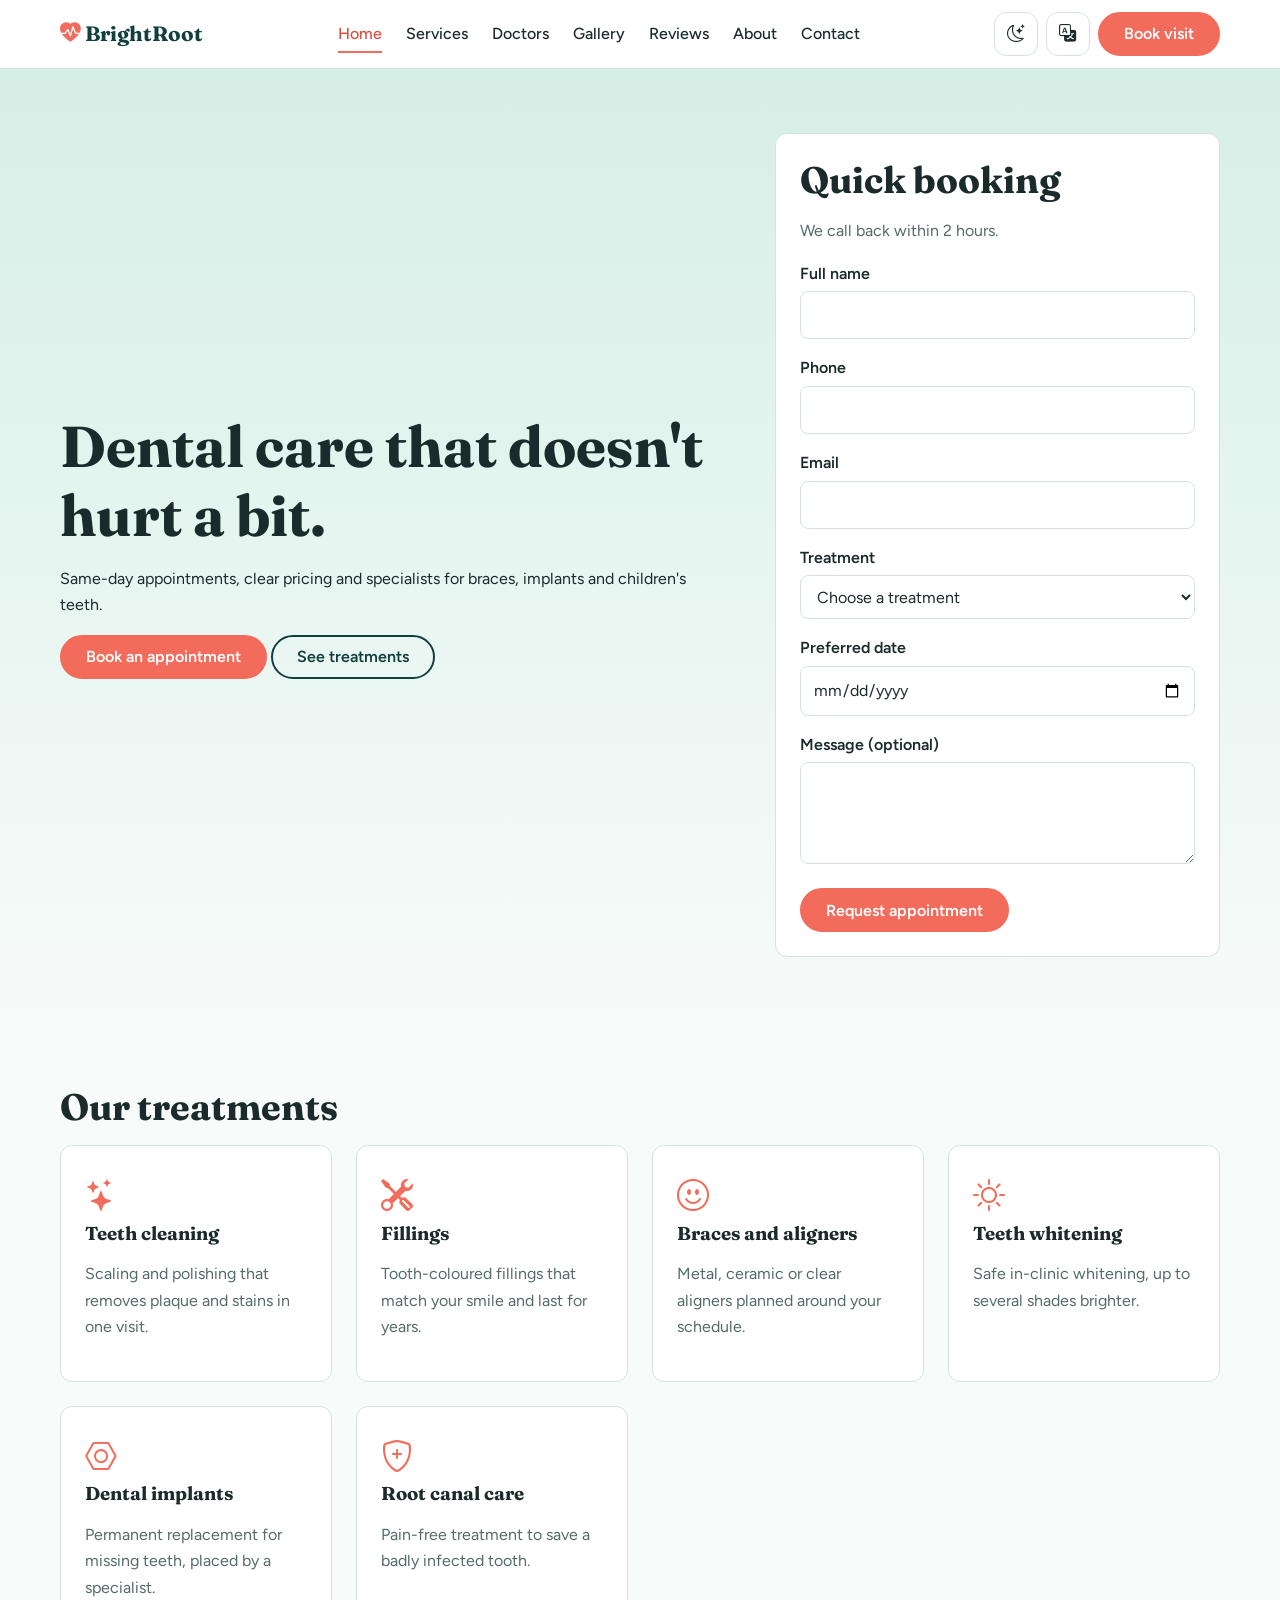
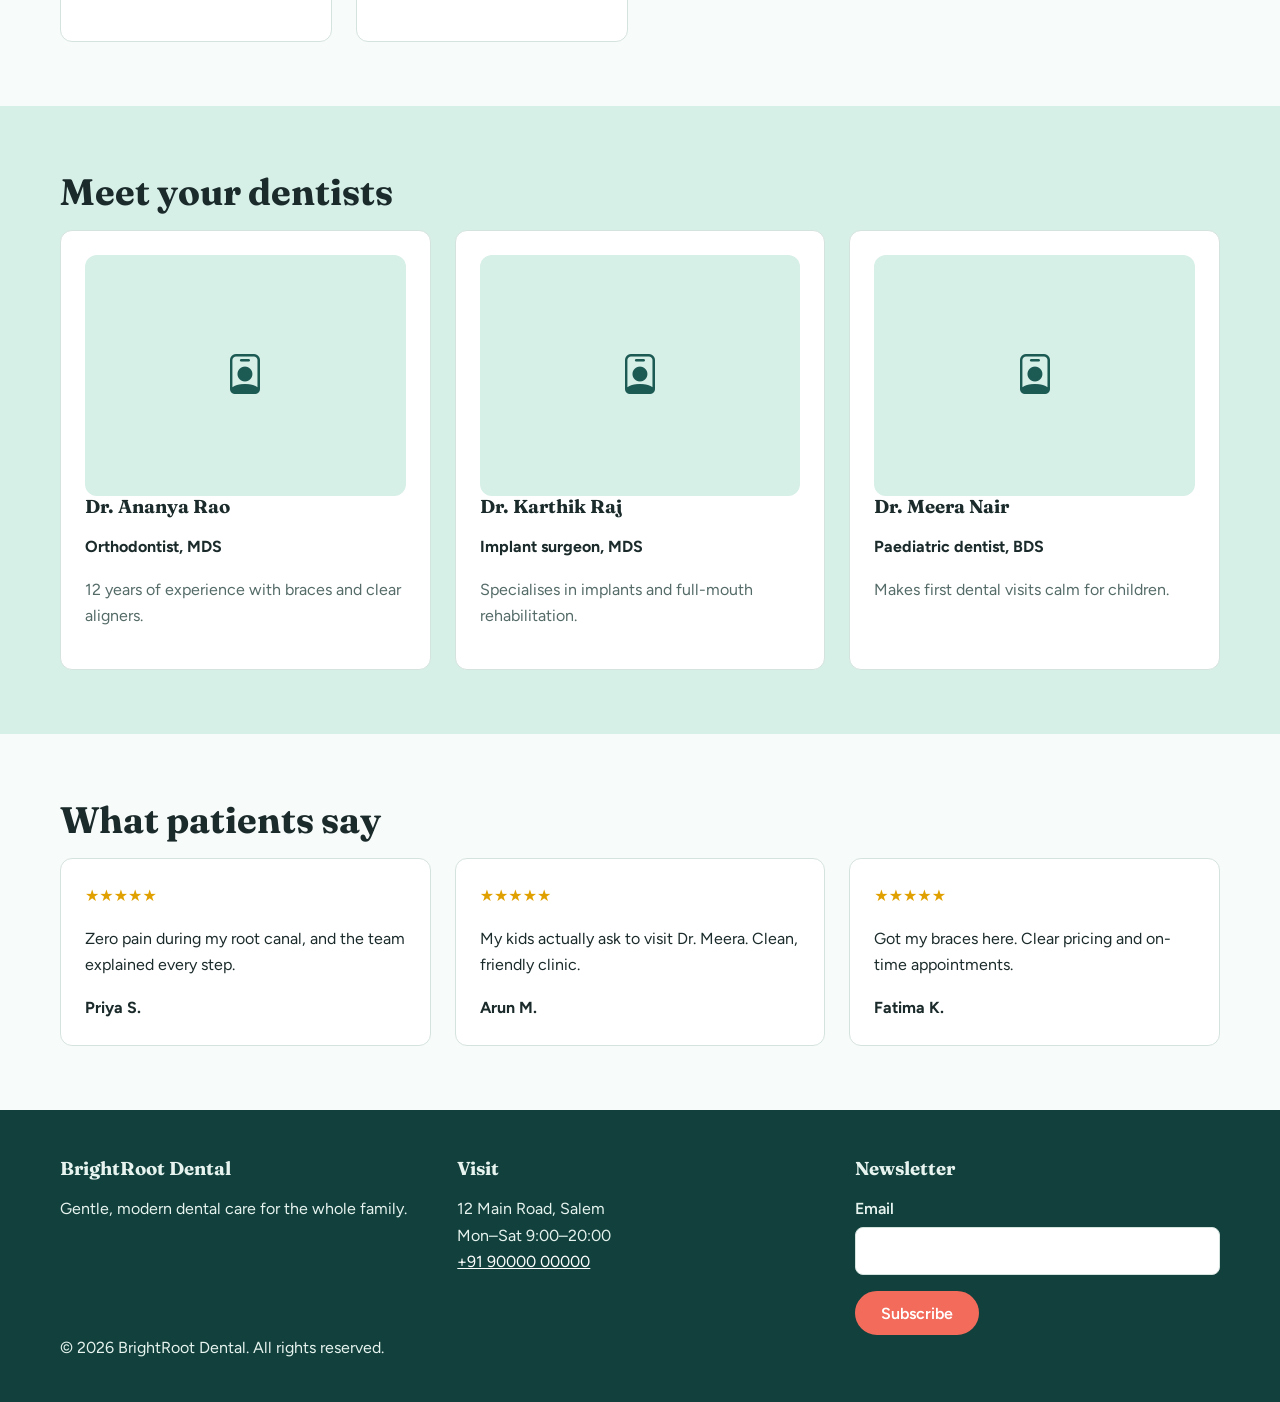
<file: pages/index.html>
<!DOCTYPE html>
<html lang="en" dir="ltr" data-theme="light">
<head>
<meta charset="utf-8"><meta name="viewport" content="width=device-width, initial-scale=1">
<title>Dental Clinic & Oral Care in Salem | BrightRoot Dental</title>
<meta name="description" content="Gentle family dentistry: cleaning, braces, whitening and implants. Book your appointment online today.">
<link rel="canonical" href="https://your-domain.com/pages/index.html">
<link rel="preconnect" href="https://fonts.googleapis.com"><link rel="preconnect" href="https://fonts.gstatic.com" crossorigin>
<link href="https://fonts.googleapis.com/css2?family=Fraunces:wght@600;700&family=Figtree:wght@400;500;600&display=swap" rel="stylesheet">
<link rel="stylesheet" href="https://cdn.jsdelivr.net/npm/bootstrap-icons@1.11.3/font/bootstrap-icons.min.css">
<link rel="stylesheet" href="../assets/css/style.css"><link rel="stylesheet" href="../assets/css/dark-mode.css"><link rel="stylesheet" href="../assets/css/rtl.css">
<script type="application/ld+json">{"@context": "https://schema.org", "@type": "Dentist", "name": "BrightRoot Dental Clinic", "telephone": "+91-90000-00000", "address": {"@type": "PostalAddress", "streetAddress": "12 Main Road", "addressLocality": "Salem", "addressRegion": "Tamil Nadu", "addressCountry": "IN"}, "url": "https://your-domain.com"}</script>
<script src="../assets/js/main.js" defer></script>
</head>
<body>
<!-- ===== HEADER ===== -->
<header class="site-header"><div class="container nav">
<a class="logo" href="index.html"><i class="bi bi-heart-pulse-fill"></i> BrightRoot</a>
<ul class="menu" id="menu"><li><a href="index.html" class=active aria-current=page>Home</a></li><li><a href="services.html">Services</a></li><li><a href="doctors.html">Doctors</a></li><li><a href="gallery.html">Gallery</a></li><li><a href="reviews.html">Reviews</a></li><li><a href="about.html">About</a></li><li><a href="contact.html">Contact</a></li></ul>
<div class="tools">
<button class="icon-btn" id="themeToggle" aria-label="Toggle dark mode"><i class="bi bi-moon-stars"></i></button>
<button class="icon-btn" id="rtlToggle" aria-label="Toggle right-to-left layout"><i class="bi bi-translate"></i></button>
<a class="btn" href="contact.html">Book visit</a>
<button class="icon-btn" id="navToggle" aria-label="Open menu" aria-expanded="false" aria-controls="menu"><i class="bi bi-list"></i></button>
</div></div></header>
<main>
<section class="hero"><div class="container hero-grid"><div><h1>Dental care that doesn't hurt a bit.</h1>
<p>Same-day appointments, clear pricing and specialists for braces, implants and children's teeth.</p>
<a class="btn" href="contact.html">Book an appointment</a> <a class="btn ghost" href="services.html">See treatments</a></div>
<div class="card"><h2>Quick booking</h2><p class="muted">We call back within 2 hours.</p><form action="https://formspree.io/f/your-form-id" method="post" data-validate data-demo novalidate>
<label for="h-name">Full name</label><input id="h-name" name="name" required>
<label for="h-phone">Phone</label><input id="h-phone" name="phone" type="tel" pattern="[0-9]{10}" required>
<label for="h-email">Email</label><input id="h-email" name="email" type="email" required>
<label for="h-svc">Treatment</label><select id="h-svc" name="service" required><option value="">Choose a treatment</option><option>Teeth cleaning</option><option>Fillings</option><option>Braces and aligners</option><option>Teeth whitening</option><option>Dental implants</option><option>Root canal care</option></select>
<label for="h-date">Preferred date</label><input id="h-date" name="date" type="date" required>
<label for="h-msg">Message (optional)</label><textarea id="h-msg" name="message" rows="3"></textarea>
<button class="btn" type="submit">Request appointment</button></form></div></div></section><section class="section"><div class="container"><h2>Our treatments</h2><div class="grid"><article class="card"><i class="bi bi-stars big"></i><h3>Teeth cleaning</h3><p class="muted">Scaling and polishing that removes plaque and stains in one visit.</p></article><article class="card"><i class="bi bi-tools big"></i><h3>Fillings</h3><p class="muted">Tooth-coloured fillings that match your smile and last for years.</p></article><article class="card"><i class="bi bi-emoji-smile big"></i><h3>Braces and aligners</h3><p class="muted">Metal, ceramic or clear aligners planned around your schedule.</p></article><article class="card"><i class="bi bi-brightness-high big"></i><h3>Teeth whitening</h3><p class="muted">Safe in-clinic whitening, up to several shades brighter.</p></article><article class="card"><i class="bi bi-nut big"></i><h3>Dental implants</h3><p class="muted">Permanent replacement for missing teeth, placed by a specialist.</p></article><article class="card"><i class="bi bi-shield-plus big"></i><h3>Root canal care</h3><p class="muted">Pain-free treatment to save a badly infected tooth.</p></article></div></div></section><section class="section alt"><div class="container"><h2>Meet your dentists</h2><div class="grid"><article class="card"><div class="ph"><i class="bi bi-person-badge"></i></div><h3>Dr. Ananya Rao</h3><p><strong>Orthodontist, MDS</strong></p><p class="muted">12 years of experience with braces and clear aligners.</p></article><article class="card"><div class="ph"><i class="bi bi-person-badge"></i></div><h3>Dr. Karthik Raj</h3><p><strong>Implant surgeon, MDS</strong></p><p class="muted">Specialises in implants and full-mouth rehabilitation.</p></article><article class="card"><div class="ph"><i class="bi bi-person-badge"></i></div><h3>Dr. Meera Nair</h3><p><strong>Paediatric dentist, BDS</strong></p><p class="muted">Makes first dental visits calm for children.</p></article></div></div></section><section class="section"><div class="container"><h2>What patients say</h2><div class="grid"><article class="card skeleton"><p class="stars">★★★★★</p><p>Zero pain during my root canal, and the team explained every step.</p><strong>Priya S.</strong></article><article class="card skeleton"><p class="stars">★★★★★</p><p>My kids actually ask to visit Dr. Meera. Clean, friendly clinic.</p><strong>Arun M.</strong></article><article class="card skeleton"><p class="stars">★★★★★</p><p>Got my braces here. Clear pricing and on-time appointments.</p><strong>Fatima K.</strong></article></div></div></section>
</main>
<!-- ===== FOOTER ===== -->
<footer class="site-footer"><div class="container footer-grid">
<div><h3>BrightRoot Dental</h3><p>Gentle, modern dental care for the whole family.</p></div>
<div><h3>Visit</h3><p>12 Main Road, Salem<br>Mon–Sat 9:00–20:00<br><a href="tel:+919000000000">+91 90000 00000</a></p></div>
<div><h3>Newsletter</h3><!-- TODO: connect Mailchimp/ConvertKit form action -->
<form action="#" method="post" data-validate data-demo><label for="nl">Email</label><input id="nl" type="email" name="email" required><button class="btn" type="submit">Subscribe</button></form></div>
</div><div class="container"><p>&copy; 2026 BrightRoot Dental. All rights reserved.</p></div></footer>
</body></html>
</file>
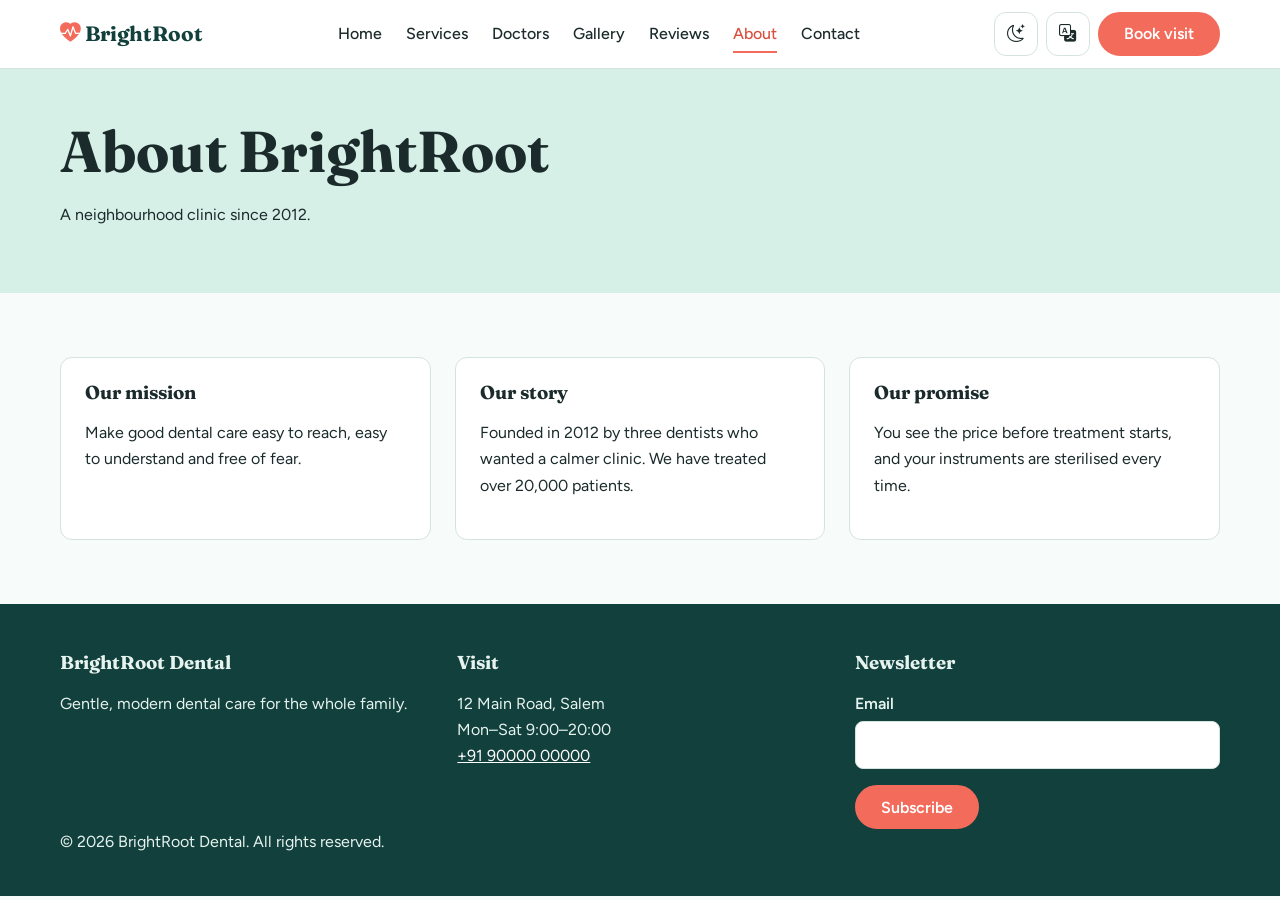
<file: pages/about.html>
<!DOCTYPE html>
<html lang="en" dir="ltr" data-theme="light">
<head>
<meta charset="utf-8"><meta name="viewport" content="width=device-width, initial-scale=1">
<title>About Us | BrightRoot Dental</title>
<meta name="description" content="Our story, mission and team at BrightRoot Dental Clinic.">
<link rel="canonical" href="https://your-domain.com/pages/about.html">
<link rel="preconnect" href="https://fonts.googleapis.com"><link rel="preconnect" href="https://fonts.gstatic.com" crossorigin>
<link href="https://fonts.googleapis.com/css2?family=Fraunces:wght@600;700&family=Figtree:wght@400;500;600&display=swap" rel="stylesheet">
<link rel="stylesheet" href="https://cdn.jsdelivr.net/npm/bootstrap-icons@1.11.3/font/bootstrap-icons.min.css">
<link rel="stylesheet" href="../assets/css/style.css"><link rel="stylesheet" href="../assets/css/dark-mode.css"><link rel="stylesheet" href="../assets/css/rtl.css">
<script type="application/ld+json">{"@context": "https://schema.org", "@type": "Dentist", "name": "BrightRoot Dental Clinic", "telephone": "+91-90000-00000", "address": {"@type": "PostalAddress", "streetAddress": "12 Main Road", "addressLocality": "Salem", "addressRegion": "Tamil Nadu", "addressCountry": "IN"}, "url": "https://your-domain.com"}</script>
<script src="../assets/js/main.js" defer></script>
</head>
<body>
<!-- ===== HEADER ===== -->
<header class="site-header"><div class="container nav">
<a class="logo" href="index.html"><i class="bi bi-heart-pulse-fill"></i> BrightRoot</a>
<ul class="menu" id="menu"><li><a href="index.html">Home</a></li><li><a href="services.html">Services</a></li><li><a href="doctors.html">Doctors</a></li><li><a href="gallery.html">Gallery</a></li><li><a href="reviews.html">Reviews</a></li><li><a href="about.html" class=active aria-current=page>About</a></li><li><a href="contact.html">Contact</a></li></ul>
<div class="tools">
<button class="icon-btn" id="themeToggle" aria-label="Toggle dark mode"><i class="bi bi-moon-stars"></i></button>
<button class="icon-btn" id="rtlToggle" aria-label="Toggle right-to-left layout"><i class="bi bi-translate"></i></button>
<a class="btn" href="contact.html">Book visit</a>
<button class="icon-btn" id="navToggle" aria-label="Open menu" aria-expanded="false" aria-controls="menu"><i class="bi bi-list"></i></button>
</div></div></header>
<main>
<section class="page-hero"><div class="container"><h1>About BrightRoot</h1><p>A neighbourhood clinic since 2012.</p></div></section><section class="section"><div class="container"><div class="grid"><article class="card"><h3>Our mission</h3><p>Make good dental care easy to reach, easy to understand and free of fear.</p></article><article class="card"><h3>Our story</h3><p>Founded in 2012 by three dentists who wanted a calmer clinic. We have treated over 20,000 patients.</p></article><article class="card"><h3>Our promise</h3><p>You see the price before treatment starts, and your instruments are sterilised every time.</p></article></div></div></section>
</main>
<!-- ===== FOOTER ===== -->
<footer class="site-footer"><div class="container footer-grid">
<div><h3>BrightRoot Dental</h3><p>Gentle, modern dental care for the whole family.</p></div>
<div><h3>Visit</h3><p>12 Main Road, Salem<br>Mon–Sat 9:00–20:00<br><a href="tel:+919000000000">+91 90000 00000</a></p></div>
<div><h3>Newsletter</h3><!-- TODO: connect Mailchimp/ConvertKit form action -->
<form action="#" method="post" data-validate data-demo><label for="nl">Email</label><input id="nl" type="email" name="email" required><button class="btn" type="submit">Subscribe</button></form></div>
</div><div class="container"><p>&copy; 2026 BrightRoot Dental. All rights reserved.</p></div></footer>
</body></html>
</file>
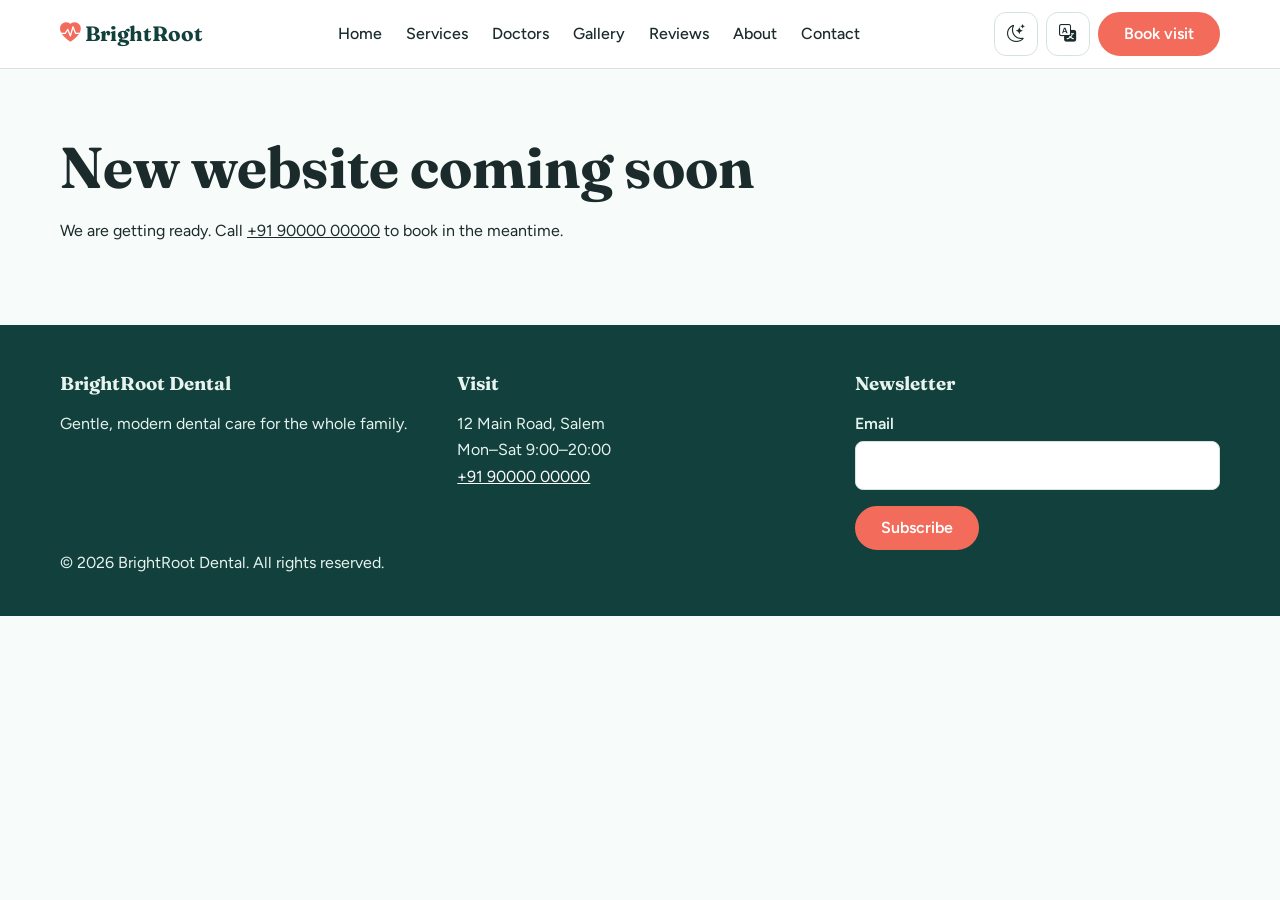
<file: pages/coming-soon.html>
<!DOCTYPE html>
<html lang="en" dir="ltr" data-theme="light">
<head>
<meta charset="utf-8"><meta name="viewport" content="width=device-width, initial-scale=1">
<title>Coming Soon | BrightRoot Dental</title>
<meta name="description" content="Our new website is almost ready.">
<link rel="canonical" href="https://your-domain.com/pages/coming-soon.html">
<link rel="preconnect" href="https://fonts.googleapis.com"><link rel="preconnect" href="https://fonts.gstatic.com" crossorigin>
<link href="https://fonts.googleapis.com/css2?family=Fraunces:wght@600;700&family=Figtree:wght@400;500;600&display=swap" rel="stylesheet">
<link rel="stylesheet" href="https://cdn.jsdelivr.net/npm/bootstrap-icons@1.11.3/font/bootstrap-icons.min.css">
<link rel="stylesheet" href="../assets/css/style.css"><link rel="stylesheet" href="../assets/css/dark-mode.css"><link rel="stylesheet" href="../assets/css/rtl.css">
<script type="application/ld+json">{"@context": "https://schema.org", "@type": "Dentist", "name": "BrightRoot Dental Clinic", "telephone": "+91-90000-00000", "address": {"@type": "PostalAddress", "streetAddress": "12 Main Road", "addressLocality": "Salem", "addressRegion": "Tamil Nadu", "addressCountry": "IN"}, "url": "https://your-domain.com"}</script>
<script src="../assets/js/main.js" defer></script>
</head>
<body>
<!-- ===== HEADER ===== -->
<header class="site-header"><div class="container nav">
<a class="logo" href="index.html"><i class="bi bi-heart-pulse-fill"></i> BrightRoot</a>
<ul class="menu" id="menu"><li><a href="index.html">Home</a></li><li><a href="services.html">Services</a></li><li><a href="doctors.html">Doctors</a></li><li><a href="gallery.html">Gallery</a></li><li><a href="reviews.html">Reviews</a></li><li><a href="about.html">About</a></li><li><a href="contact.html">Contact</a></li></ul>
<div class="tools">
<button class="icon-btn" id="themeToggle" aria-label="Toggle dark mode"><i class="bi bi-moon-stars"></i></button>
<button class="icon-btn" id="rtlToggle" aria-label="Toggle right-to-left layout"><i class="bi bi-translate"></i></button>
<a class="btn" href="contact.html">Book visit</a>
<button class="icon-btn" id="navToggle" aria-label="Open menu" aria-expanded="false" aria-controls="menu"><i class="bi bi-list"></i></button>
</div></div></header>
<main>
<section class="section"><div class="container"><h1>New website coming soon</h1><p>We are getting ready. Call <a href="tel:+919000000000">+91 90000 00000</a> to book in the meantime.</p></div></section>
</main>
<!-- ===== FOOTER ===== -->
<footer class="site-footer"><div class="container footer-grid">
<div><h3>BrightRoot Dental</h3><p>Gentle, modern dental care for the whole family.</p></div>
<div><h3>Visit</h3><p>12 Main Road, Salem<br>Mon–Sat 9:00–20:00<br><a href="tel:+919000000000">+91 90000 00000</a></p></div>
<div><h3>Newsletter</h3><!-- TODO: connect Mailchimp/ConvertKit form action -->
<form action="#" method="post" data-validate data-demo><label for="nl">Email</label><input id="nl" type="email" name="email" required><button class="btn" type="submit">Subscribe</button></form></div>
</div><div class="container"><p>&copy; 2026 BrightRoot Dental. All rights reserved.</p></div></footer>
</body></html>
</file>
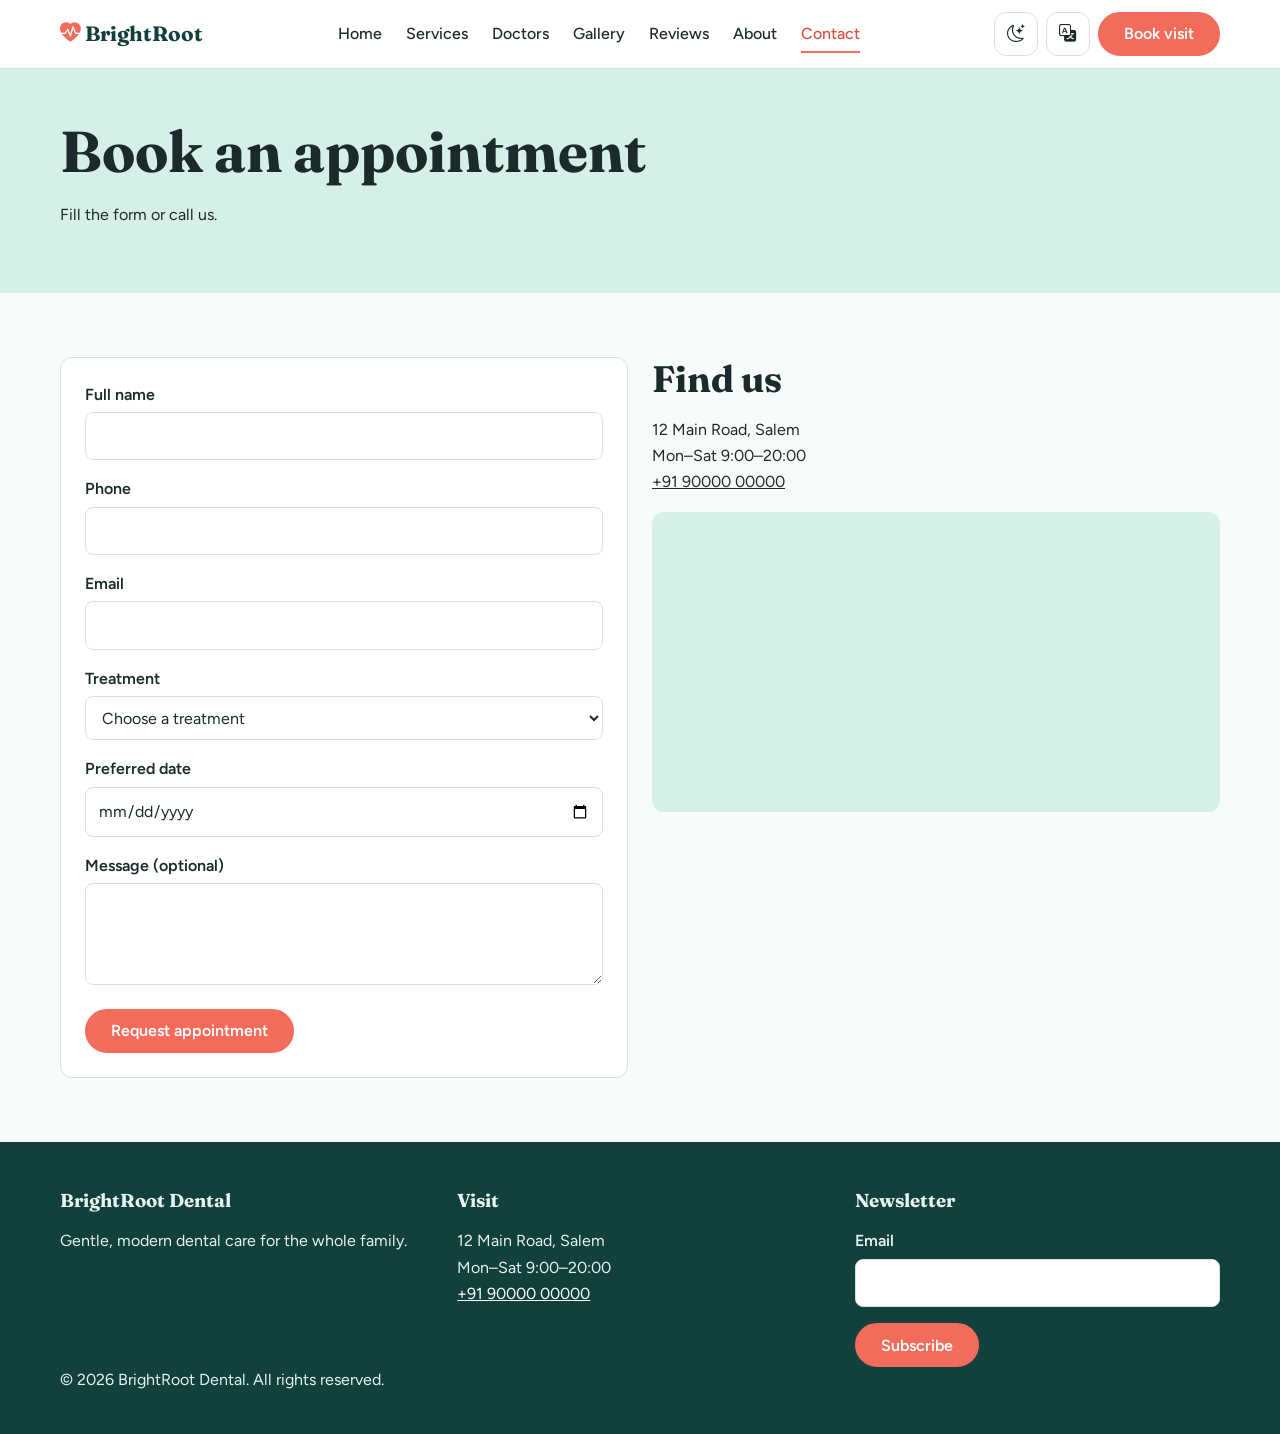
<file: pages/contact.html>
<!DOCTYPE html>
<html lang="en" dir="ltr" data-theme="light">
<head>
<meta charset="utf-8"><meta name="viewport" content="width=device-width, initial-scale=1">
<title>Contact & Book Appointment | BrightRoot Dental</title>
<meta name="description" content="Book a dental appointment or find our clinic location, phone and timings.">
<link rel="canonical" href="https://your-domain.com/pages/contact.html">
<link rel="preconnect" href="https://fonts.googleapis.com"><link rel="preconnect" href="https://fonts.gstatic.com" crossorigin>
<link href="https://fonts.googleapis.com/css2?family=Fraunces:wght@600;700&family=Figtree:wght@400;500;600&display=swap" rel="stylesheet">
<link rel="stylesheet" href="https://cdn.jsdelivr.net/npm/bootstrap-icons@1.11.3/font/bootstrap-icons.min.css">
<link rel="stylesheet" href="../assets/css/style.css"><link rel="stylesheet" href="../assets/css/dark-mode.css"><link rel="stylesheet" href="../assets/css/rtl.css">
<script type="application/ld+json">{"@context": "https://schema.org", "@type": "Dentist", "name": "BrightRoot Dental Clinic", "telephone": "+91-90000-00000", "address": {"@type": "PostalAddress", "streetAddress": "12 Main Road", "addressLocality": "Salem", "addressRegion": "Tamil Nadu", "addressCountry": "IN"}, "url": "https://your-domain.com"}</script>
<script src="../assets/js/main.js" defer></script>
</head>
<body>
<!-- ===== HEADER ===== -->
<header class="site-header"><div class="container nav">
<a class="logo" href="index.html"><i class="bi bi-heart-pulse-fill"></i> BrightRoot</a>
<ul class="menu" id="menu"><li><a href="index.html">Home</a></li><li><a href="services.html">Services</a></li><li><a href="doctors.html">Doctors</a></li><li><a href="gallery.html">Gallery</a></li><li><a href="reviews.html">Reviews</a></li><li><a href="about.html">About</a></li><li><a href="contact.html" class=active aria-current=page>Contact</a></li></ul>
<div class="tools">
<button class="icon-btn" id="themeToggle" aria-label="Toggle dark mode"><i class="bi bi-moon-stars"></i></button>
<button class="icon-btn" id="rtlToggle" aria-label="Toggle right-to-left layout"><i class="bi bi-translate"></i></button>
<a class="btn" href="contact.html">Book visit</a>
<button class="icon-btn" id="navToggle" aria-label="Open menu" aria-expanded="false" aria-controls="menu"><i class="bi bi-list"></i></button>
</div></div></header>
<main>
<section class="page-hero"><div class="container"><h1>Book an appointment</h1><p>Fill the form or call us.</p></div></section><section class="section"><div class="container"><div class="grid"><div class="card"><form action="https://formspree.io/f/your-form-id" method="post" data-validate data-demo novalidate>
<label for="name">Full name</label><input id="name" name="name" required>
<label for="phone">Phone</label><input id="phone" name="phone" type="tel" pattern="[0-9]{10}" required>
<label for="email">Email</label><input id="email" name="email" type="email" required>
<label for="svc">Treatment</label><select id="svc" name="service" required><option value="">Choose a treatment</option><option>Teeth cleaning</option><option>Fillings</option><option>Braces and aligners</option><option>Teeth whitening</option><option>Dental implants</option><option>Root canal care</option></select>
<label for="date">Preferred date</label><input id="date" name="date" type="date" required>
<label for="msg">Message (optional)</label><textarea id="msg" name="message" rows="3"></textarea>
<button class="btn" type="submit">Request appointment</button></form></div><div><h2>Find us</h2><p>12 Main Road, Salem<br>Mon–Sat 9:00–20:00<br><a href="tel:+919000000000">+91 90000 00000</a></p><!-- TODO: paste Google Maps embed URL --><iframe title="Clinic location map" src="about:blank" width="100%" height="300" loading="lazy" style="border:0;border-radius:12px;background:var(--mint)"></iframe></div></div></div></section>
</main>
<!-- ===== FOOTER ===== -->
<footer class="site-footer"><div class="container footer-grid">
<div><h3>BrightRoot Dental</h3><p>Gentle, modern dental care for the whole family.</p></div>
<div><h3>Visit</h3><p>12 Main Road, Salem<br>Mon–Sat 9:00–20:00<br><a href="tel:+919000000000">+91 90000 00000</a></p></div>
<div><h3>Newsletter</h3><!-- TODO: connect Mailchimp/ConvertKit form action -->
<form action="#" method="post" data-validate data-demo><label for="nl">Email</label><input id="nl" type="email" name="email" required><button class="btn" type="submit">Subscribe</button></form></div>
</div><div class="container"><p>&copy; 2026 BrightRoot Dental. All rights reserved.</p></div></footer>
</body></html>
</file>
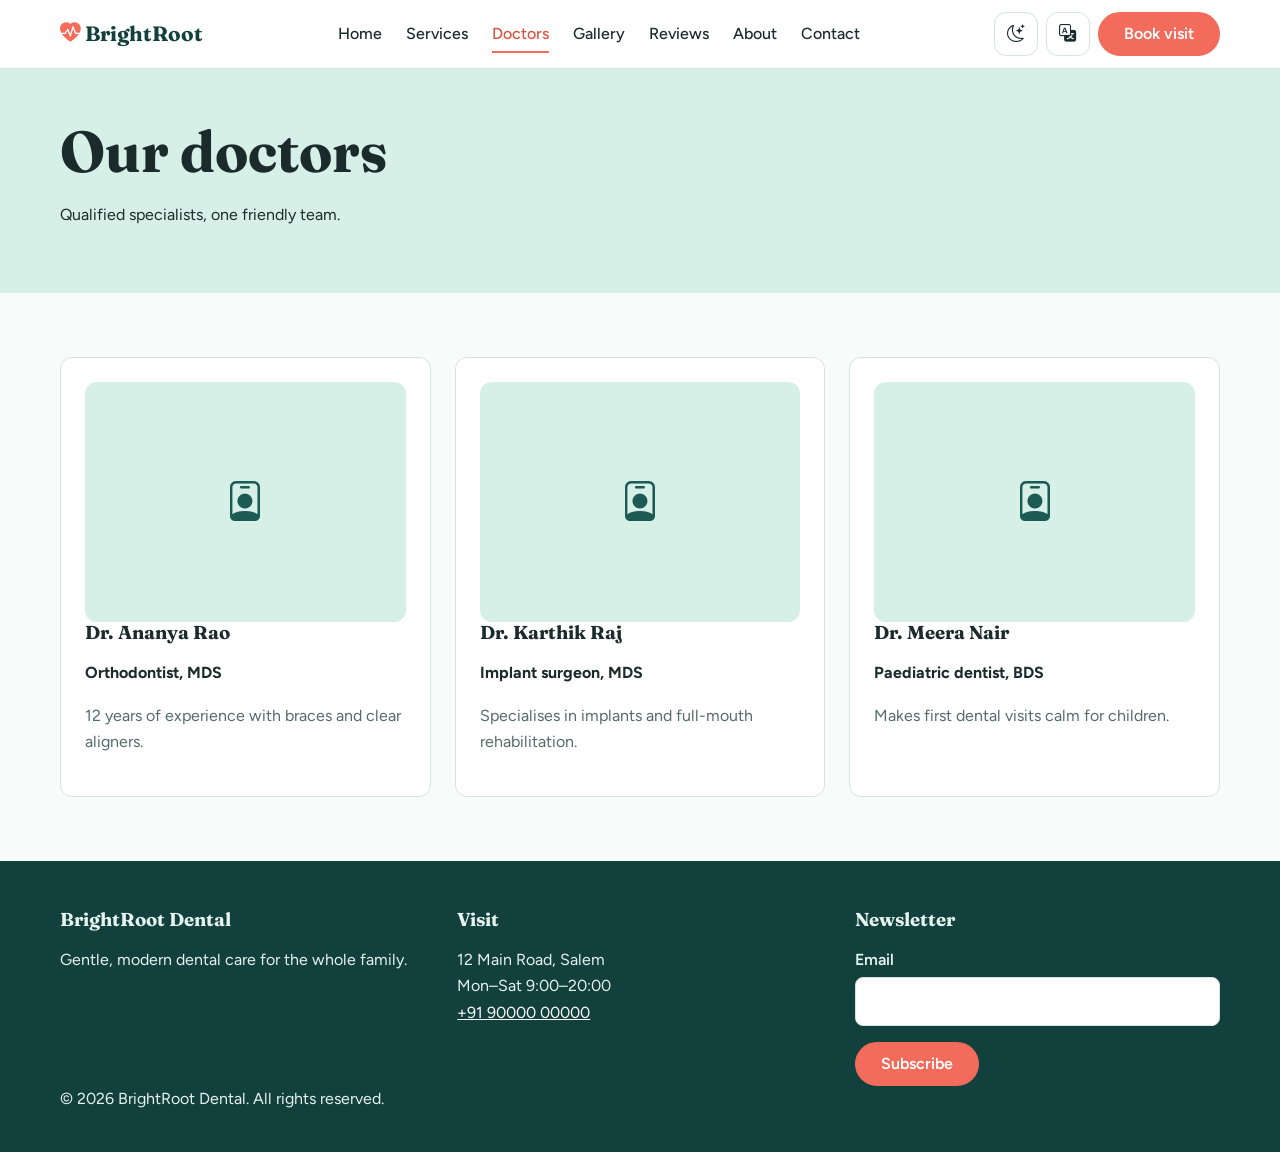
<file: pages/doctors.html>
<!DOCTYPE html>
<html lang="en" dir="ltr" data-theme="light">
<head>
<meta charset="utf-8"><meta name="viewport" content="width=device-width, initial-scale=1">
<title>Our Doctors | BrightRoot Dental</title>
<meta name="description" content="Meet the dentists and specialists at BrightRoot Dental.">
<link rel="canonical" href="https://your-domain.com/pages/doctors.html">
<link rel="preconnect" href="https://fonts.googleapis.com"><link rel="preconnect" href="https://fonts.gstatic.com" crossorigin>
<link href="https://fonts.googleapis.com/css2?family=Fraunces:wght@600;700&family=Figtree:wght@400;500;600&display=swap" rel="stylesheet">
<link rel="stylesheet" href="https://cdn.jsdelivr.net/npm/bootstrap-icons@1.11.3/font/bootstrap-icons.min.css">
<link rel="stylesheet" href="../assets/css/style.css"><link rel="stylesheet" href="../assets/css/dark-mode.css"><link rel="stylesheet" href="../assets/css/rtl.css">
<script type="application/ld+json">{"@context": "https://schema.org", "@type": "Dentist", "name": "BrightRoot Dental Clinic", "telephone": "+91-90000-00000", "address": {"@type": "PostalAddress", "streetAddress": "12 Main Road", "addressLocality": "Salem", "addressRegion": "Tamil Nadu", "addressCountry": "IN"}, "url": "https://your-domain.com"}</script>
<script src="../assets/js/main.js" defer></script>
</head>
<body>
<!-- ===== HEADER ===== -->
<header class="site-header"><div class="container nav">
<a class="logo" href="index.html"><i class="bi bi-heart-pulse-fill"></i> BrightRoot</a>
<ul class="menu" id="menu"><li><a href="index.html">Home</a></li><li><a href="services.html">Services</a></li><li><a href="doctors.html" class=active aria-current=page>Doctors</a></li><li><a href="gallery.html">Gallery</a></li><li><a href="reviews.html">Reviews</a></li><li><a href="about.html">About</a></li><li><a href="contact.html">Contact</a></li></ul>
<div class="tools">
<button class="icon-btn" id="themeToggle" aria-label="Toggle dark mode"><i class="bi bi-moon-stars"></i></button>
<button class="icon-btn" id="rtlToggle" aria-label="Toggle right-to-left layout"><i class="bi bi-translate"></i></button>
<a class="btn" href="contact.html">Book visit</a>
<button class="icon-btn" id="navToggle" aria-label="Open menu" aria-expanded="false" aria-controls="menu"><i class="bi bi-list"></i></button>
</div></div></header>
<main>
<section class="page-hero"><div class="container"><h1>Our doctors</h1><p>Qualified specialists, one friendly team.</p></div></section><section class="section"><div class="container"><div class="grid"><article class="card"><div class="ph"><i class="bi bi-person-badge"></i></div><h3>Dr. Ananya Rao</h3><p><strong>Orthodontist, MDS</strong></p><p class="muted">12 years of experience with braces and clear aligners.</p></article><article class="card"><div class="ph"><i class="bi bi-person-badge"></i></div><h3>Dr. Karthik Raj</h3><p><strong>Implant surgeon, MDS</strong></p><p class="muted">Specialises in implants and full-mouth rehabilitation.</p></article><article class="card"><div class="ph"><i class="bi bi-person-badge"></i></div><h3>Dr. Meera Nair</h3><p><strong>Paediatric dentist, BDS</strong></p><p class="muted">Makes first dental visits calm for children.</p></article></div></div></section>
</main>
<!-- ===== FOOTER ===== -->
<footer class="site-footer"><div class="container footer-grid">
<div><h3>BrightRoot Dental</h3><p>Gentle, modern dental care for the whole family.</p></div>
<div><h3>Visit</h3><p>12 Main Road, Salem<br>Mon–Sat 9:00–20:00<br><a href="tel:+919000000000">+91 90000 00000</a></p></div>
<div><h3>Newsletter</h3><!-- TODO: connect Mailchimp/ConvertKit form action -->
<form action="#" method="post" data-validate data-demo><label for="nl">Email</label><input id="nl" type="email" name="email" required><button class="btn" type="submit">Subscribe</button></form></div>
</div><div class="container"><p>&copy; 2026 BrightRoot Dental. All rights reserved.</p></div></footer>
</body></html>
</file>
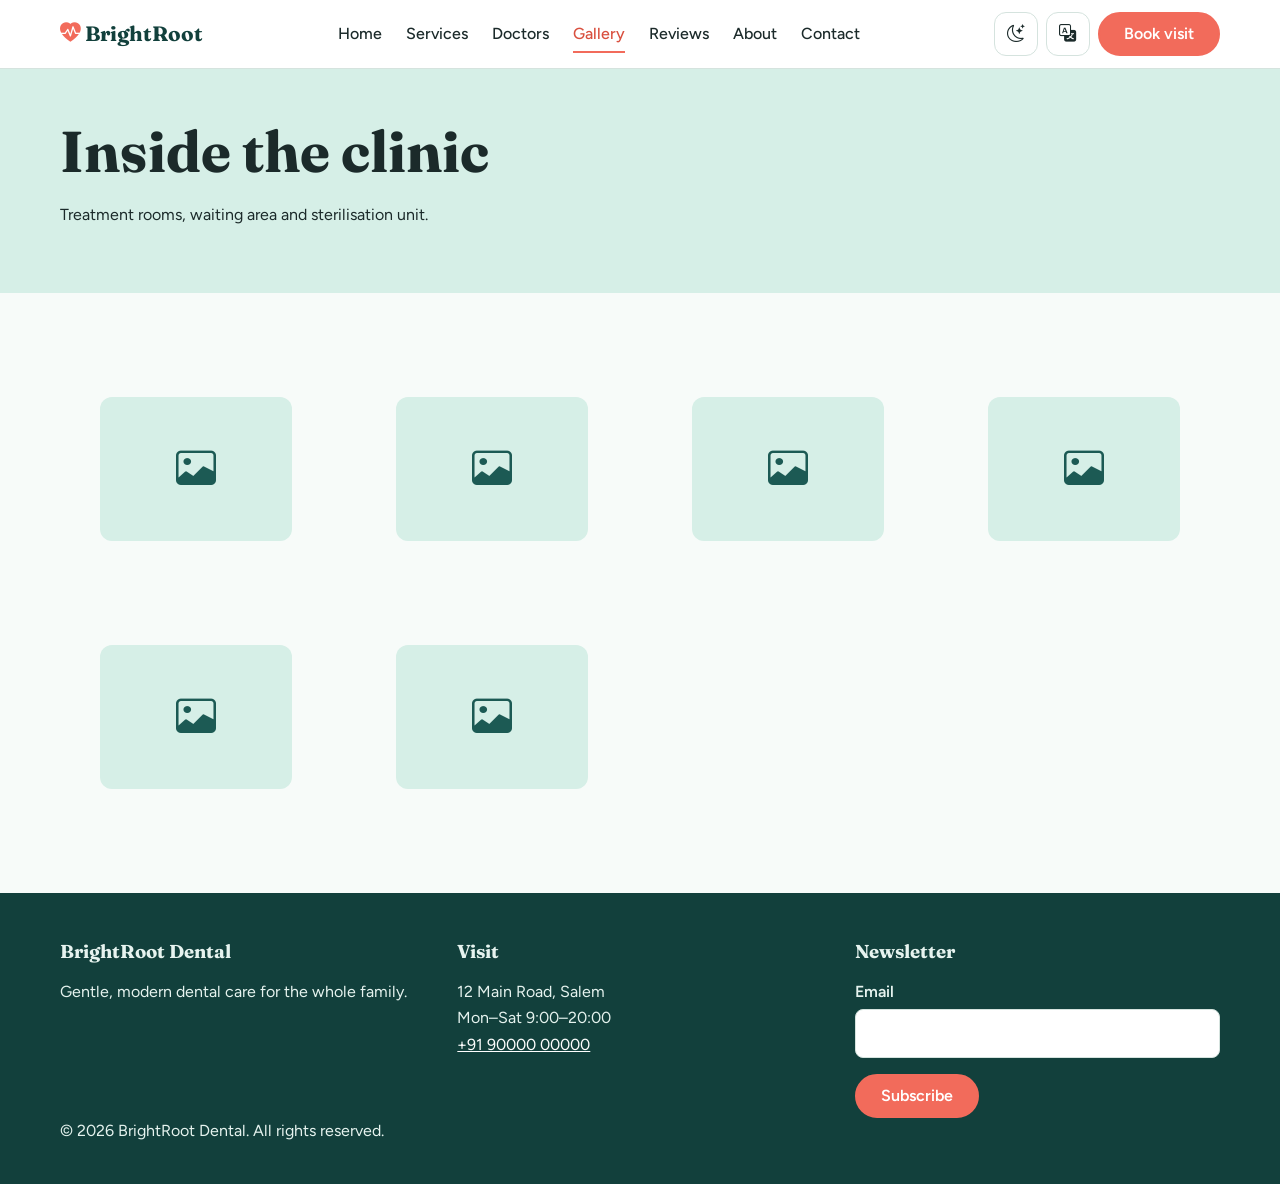
<file: pages/gallery.html>
<!DOCTYPE html>
<html lang="en" dir="ltr" data-theme="light">
<head>
<meta charset="utf-8"><meta name="viewport" content="width=device-width, initial-scale=1">
<title>Clinic Gallery | BrightRoot Dental</title>
<meta name="description" content="Photos of our clinic interior and treatment rooms.">
<link rel="canonical" href="https://your-domain.com/pages/gallery.html">
<link rel="preconnect" href="https://fonts.googleapis.com"><link rel="preconnect" href="https://fonts.gstatic.com" crossorigin>
<link href="https://fonts.googleapis.com/css2?family=Fraunces:wght@600;700&family=Figtree:wght@400;500;600&display=swap" rel="stylesheet">
<link rel="stylesheet" href="https://cdn.jsdelivr.net/npm/bootstrap-icons@1.11.3/font/bootstrap-icons.min.css">
<link rel="stylesheet" href="../assets/css/style.css"><link rel="stylesheet" href="../assets/css/dark-mode.css"><link rel="stylesheet" href="../assets/css/rtl.css">
<script type="application/ld+json">{"@context": "https://schema.org", "@type": "Dentist", "name": "BrightRoot Dental Clinic", "telephone": "+91-90000-00000", "address": {"@type": "PostalAddress", "streetAddress": "12 Main Road", "addressLocality": "Salem", "addressRegion": "Tamil Nadu", "addressCountry": "IN"}, "url": "https://your-domain.com"}</script>
<script src="../assets/js/main.js" defer></script>
</head>
<body>
<!-- ===== HEADER ===== -->
<header class="site-header"><div class="container nav">
<a class="logo" href="index.html"><i class="bi bi-heart-pulse-fill"></i> BrightRoot</a>
<ul class="menu" id="menu"><li><a href="index.html">Home</a></li><li><a href="services.html">Services</a></li><li><a href="doctors.html">Doctors</a></li><li><a href="gallery.html" class=active aria-current=page>Gallery</a></li><li><a href="reviews.html">Reviews</a></li><li><a href="about.html">About</a></li><li><a href="contact.html">Contact</a></li></ul>
<div class="tools">
<button class="icon-btn" id="themeToggle" aria-label="Toggle dark mode"><i class="bi bi-moon-stars"></i></button>
<button class="icon-btn" id="rtlToggle" aria-label="Toggle right-to-left layout"><i class="bi bi-translate"></i></button>
<a class="btn" href="contact.html">Book visit</a>
<button class="icon-btn" id="navToggle" aria-label="Open menu" aria-expanded="false" aria-controls="menu"><i class="bi bi-list"></i></button>
</div></div></header>
<main>
<section class="page-hero"><div class="container"><h1>Inside the clinic</h1><p>Treatment rooms, waiting area and sterilisation unit.</p></div></section><section class="section"><div class="container"><!-- TODO: replace placeholders with <img src="../assets/images/x.webp" alt="..." loading="lazy"> --><div class="grid"><figure class="ph skeleton" role="img" aria-label="Reception"><i class="bi bi-image"></i></figure><figure class="ph skeleton" role="img" aria-label="Treatment room 1"><i class="bi bi-image"></i></figure><figure class="ph skeleton" role="img" aria-label="Treatment room 2"><i class="bi bi-image"></i></figure><figure class="ph skeleton" role="img" aria-label="Sterilisation unit"><i class="bi bi-image"></i></figure><figure class="ph skeleton" role="img" aria-label="Kids corner"><i class="bi bi-image"></i></figure><figure class="ph skeleton" role="img" aria-label="X-ray room"><i class="bi bi-image"></i></figure></div></div></section>
</main>
<!-- ===== FOOTER ===== -->
<footer class="site-footer"><div class="container footer-grid">
<div><h3>BrightRoot Dental</h3><p>Gentle, modern dental care for the whole family.</p></div>
<div><h3>Visit</h3><p>12 Main Road, Salem<br>Mon–Sat 9:00–20:00<br><a href="tel:+919000000000">+91 90000 00000</a></p></div>
<div><h3>Newsletter</h3><!-- TODO: connect Mailchimp/ConvertKit form action -->
<form action="#" method="post" data-validate data-demo><label for="nl">Email</label><input id="nl" type="email" name="email" required><button class="btn" type="submit">Subscribe</button></form></div>
</div><div class="container"><p>&copy; 2026 BrightRoot Dental. All rights reserved.</p></div></footer>
</body></html>
</file>
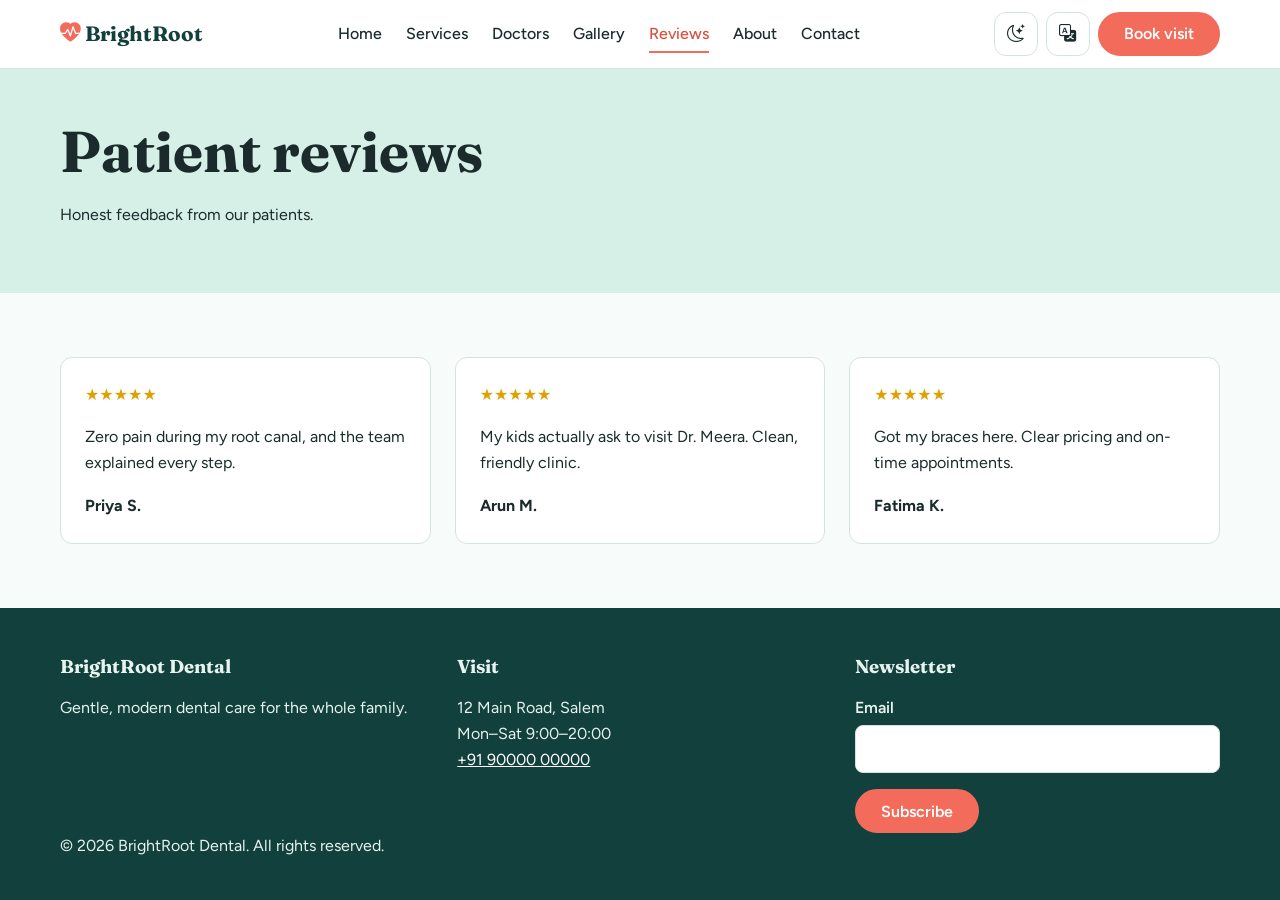
<file: pages/reviews.html>
<!DOCTYPE html>
<html lang="en" dir="ltr" data-theme="light">
<head>
<meta charset="utf-8"><meta name="viewport" content="width=device-width, initial-scale=1">
<title>Patient Reviews | BrightRoot Dental</title>
<meta name="description" content="Read what patients say about BrightRoot Dental.">
<link rel="canonical" href="https://your-domain.com/pages/reviews.html">
<link rel="preconnect" href="https://fonts.googleapis.com"><link rel="preconnect" href="https://fonts.gstatic.com" crossorigin>
<link href="https://fonts.googleapis.com/css2?family=Fraunces:wght@600;700&family=Figtree:wght@400;500;600&display=swap" rel="stylesheet">
<link rel="stylesheet" href="https://cdn.jsdelivr.net/npm/bootstrap-icons@1.11.3/font/bootstrap-icons.min.css">
<link rel="stylesheet" href="../assets/css/style.css"><link rel="stylesheet" href="../assets/css/dark-mode.css"><link rel="stylesheet" href="../assets/css/rtl.css">
<script type="application/ld+json">{"@context": "https://schema.org", "@type": "Dentist", "name": "BrightRoot Dental Clinic", "telephone": "+91-90000-00000", "address": {"@type": "PostalAddress", "streetAddress": "12 Main Road", "addressLocality": "Salem", "addressRegion": "Tamil Nadu", "addressCountry": "IN"}, "url": "https://your-domain.com"}</script>
<script src="../assets/js/main.js" defer></script>
</head>
<body>
<!-- ===== HEADER ===== -->
<header class="site-header"><div class="container nav">
<a class="logo" href="index.html"><i class="bi bi-heart-pulse-fill"></i> BrightRoot</a>
<ul class="menu" id="menu"><li><a href="index.html">Home</a></li><li><a href="services.html">Services</a></li><li><a href="doctors.html">Doctors</a></li><li><a href="gallery.html">Gallery</a></li><li><a href="reviews.html" class=active aria-current=page>Reviews</a></li><li><a href="about.html">About</a></li><li><a href="contact.html">Contact</a></li></ul>
<div class="tools">
<button class="icon-btn" id="themeToggle" aria-label="Toggle dark mode"><i class="bi bi-moon-stars"></i></button>
<button class="icon-btn" id="rtlToggle" aria-label="Toggle right-to-left layout"><i class="bi bi-translate"></i></button>
<a class="btn" href="contact.html">Book visit</a>
<button class="icon-btn" id="navToggle" aria-label="Open menu" aria-expanded="false" aria-controls="menu"><i class="bi bi-list"></i></button>
</div></div></header>
<main>
<section class="page-hero"><div class="container"><h1>Patient reviews</h1><p>Honest feedback from our patients.</p></div></section><section class="section"><div class="container"><div class="grid"><article class="card skeleton"><p class="stars">★★★★★</p><p>Zero pain during my root canal, and the team explained every step.</p><strong>Priya S.</strong></article><article class="card skeleton"><p class="stars">★★★★★</p><p>My kids actually ask to visit Dr. Meera. Clean, friendly clinic.</p><strong>Arun M.</strong></article><article class="card skeleton"><p class="stars">★★★★★</p><p>Got my braces here. Clear pricing and on-time appointments.</p><strong>Fatima K.</strong></article></div></div></section>
</main>
<!-- ===== FOOTER ===== -->
<footer class="site-footer"><div class="container footer-grid">
<div><h3>BrightRoot Dental</h3><p>Gentle, modern dental care for the whole family.</p></div>
<div><h3>Visit</h3><p>12 Main Road, Salem<br>Mon–Sat 9:00–20:00<br><a href="tel:+919000000000">+91 90000 00000</a></p></div>
<div><h3>Newsletter</h3><!-- TODO: connect Mailchimp/ConvertKit form action -->
<form action="#" method="post" data-validate data-demo><label for="nl">Email</label><input id="nl" type="email" name="email" required><button class="btn" type="submit">Subscribe</button></form></div>
</div><div class="container"><p>&copy; 2026 BrightRoot Dental. All rights reserved.</p></div></footer>
</body></html>
</file>
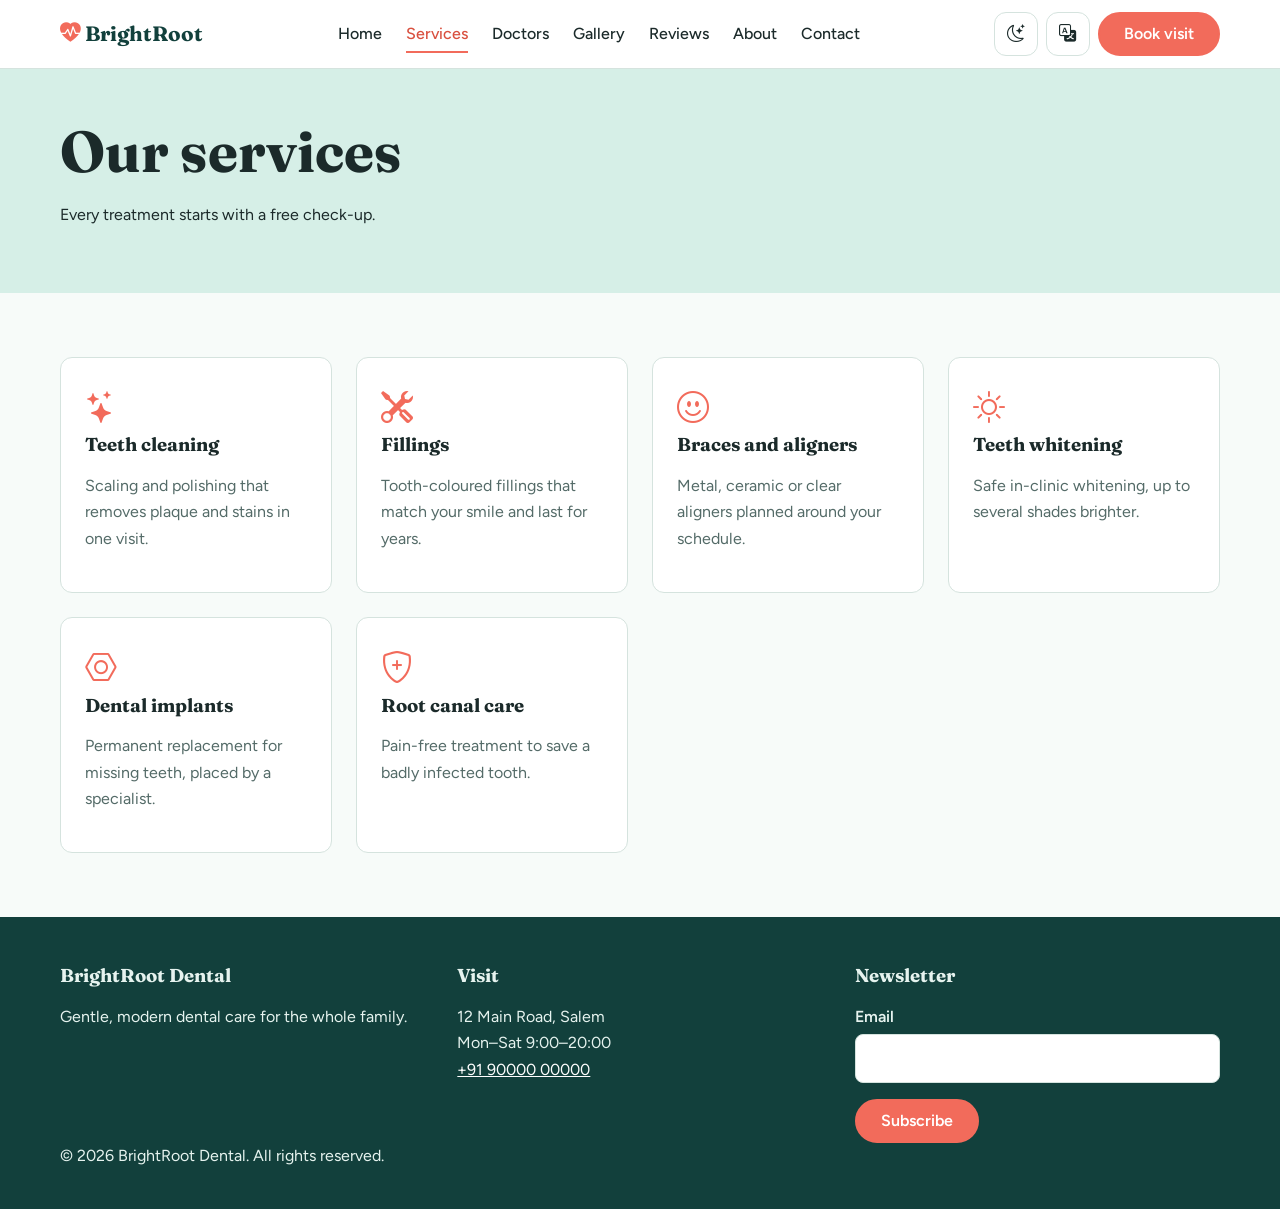
<file: pages/services.html>
<!DOCTYPE html>
<html lang="en" dir="ltr" data-theme="light">
<head>
<meta charset="utf-8"><meta name="viewport" content="width=device-width, initial-scale=1">
<title>Dental Services | BrightRoot Dental</title>
<meta name="description" content="Cleaning, fillings, braces, whitening, implants and root canal treatment.">
<link rel="canonical" href="https://your-domain.com/pages/services.html">
<link rel="preconnect" href="https://fonts.googleapis.com"><link rel="preconnect" href="https://fonts.gstatic.com" crossorigin>
<link href="https://fonts.googleapis.com/css2?family=Fraunces:wght@600;700&family=Figtree:wght@400;500;600&display=swap" rel="stylesheet">
<link rel="stylesheet" href="https://cdn.jsdelivr.net/npm/bootstrap-icons@1.11.3/font/bootstrap-icons.min.css">
<link rel="stylesheet" href="../assets/css/style.css"><link rel="stylesheet" href="../assets/css/dark-mode.css"><link rel="stylesheet" href="../assets/css/rtl.css">
<script type="application/ld+json">{"@context": "https://schema.org", "@type": "Dentist", "name": "BrightRoot Dental Clinic", "telephone": "+91-90000-00000", "address": {"@type": "PostalAddress", "streetAddress": "12 Main Road", "addressLocality": "Salem", "addressRegion": "Tamil Nadu", "addressCountry": "IN"}, "url": "https://your-domain.com"}</script>
<script src="../assets/js/main.js" defer></script>
</head>
<body>
<!-- ===== HEADER ===== -->
<header class="site-header"><div class="container nav">
<a class="logo" href="index.html"><i class="bi bi-heart-pulse-fill"></i> BrightRoot</a>
<ul class="menu" id="menu"><li><a href="index.html">Home</a></li><li><a href="services.html" class=active aria-current=page>Services</a></li><li><a href="doctors.html">Doctors</a></li><li><a href="gallery.html">Gallery</a></li><li><a href="reviews.html">Reviews</a></li><li><a href="about.html">About</a></li><li><a href="contact.html">Contact</a></li></ul>
<div class="tools">
<button class="icon-btn" id="themeToggle" aria-label="Toggle dark mode"><i class="bi bi-moon-stars"></i></button>
<button class="icon-btn" id="rtlToggle" aria-label="Toggle right-to-left layout"><i class="bi bi-translate"></i></button>
<a class="btn" href="contact.html">Book visit</a>
<button class="icon-btn" id="navToggle" aria-label="Open menu" aria-expanded="false" aria-controls="menu"><i class="bi bi-list"></i></button>
</div></div></header>
<main>
<section class="page-hero"><div class="container"><h1>Our services</h1><p>Every treatment starts with a free check-up.</p></div></section><section class="section"><div class="container"><div class="grid"><article class="card"><i class="bi bi-stars big"></i><h3>Teeth cleaning</h3><p class="muted">Scaling and polishing that removes plaque and stains in one visit.</p></article><article class="card"><i class="bi bi-tools big"></i><h3>Fillings</h3><p class="muted">Tooth-coloured fillings that match your smile and last for years.</p></article><article class="card"><i class="bi bi-emoji-smile big"></i><h3>Braces and aligners</h3><p class="muted">Metal, ceramic or clear aligners planned around your schedule.</p></article><article class="card"><i class="bi bi-brightness-high big"></i><h3>Teeth whitening</h3><p class="muted">Safe in-clinic whitening, up to several shades brighter.</p></article><article class="card"><i class="bi bi-nut big"></i><h3>Dental implants</h3><p class="muted">Permanent replacement for missing teeth, placed by a specialist.</p></article><article class="card"><i class="bi bi-shield-plus big"></i><h3>Root canal care</h3><p class="muted">Pain-free treatment to save a badly infected tooth.</p></article></div></div></section>
</main>
<!-- ===== FOOTER ===== -->
<footer class="site-footer"><div class="container footer-grid">
<div><h3>BrightRoot Dental</h3><p>Gentle, modern dental care for the whole family.</p></div>
<div><h3>Visit</h3><p>12 Main Road, Salem<br>Mon–Sat 9:00–20:00<br><a href="tel:+919000000000">+91 90000 00000</a></p></div>
<div><h3>Newsletter</h3><!-- TODO: connect Mailchimp/ConvertKit form action -->
<form action="#" method="post" data-validate data-demo><label for="nl">Email</label><input id="nl" type="email" name="email" required><button class="btn" type="submit">Subscribe</button></form></div>
</div><div class="container"><p>&copy; 2026 BrightRoot Dental. All rights reserved.</p></div></footer>
</body></html>
</file>
<file: assets/css/style.css>
/* ===== 1. TOKENS ===== */
:root{--primary:#12403C;--primary-2:#1c5a54;--mint:#d6efe7;--accent:#f26b5b;--accent-2:#d9503f;
--bg:#f7fbf9;--surface:#fff;--text:#1b2a2a;--muted:#546b68;--border:#d5e3de;
--s1:8px;--s2:16px;--s3:24px;--s4:32px;--s6:48px;--s8:64px;--r:12px;
--head:'Fraunces',Georgia,serif;--body:'Figtree',system-ui,sans-serif}
/* ===== 2. BASE ===== */
*{box-sizing:border-box}html{scroll-behavior:smooth}
body{margin:0;font-family:var(--body);background:var(--bg);color:var(--text);line-height:1.65}
h1,h2,h3{font-family:var(--head);line-height:1.2;margin:0 0 var(--s2)}
h1{font-size:clamp(2.2rem,5vw,3.6rem)}h2{font-size:clamp(1.6rem,3vw,2.3rem)}
p{margin:0 0 var(--s2);max-width:68ch}a{color:inherit}img{max-width:100%}
:focus-visible{outline:3px solid var(--accent);outline-offset:2px}
.container{width:min(1160px,92%);margin-inline:auto}.section{padding:var(--s8) 0}
.muted{color:var(--muted)}.alt{background:var(--mint)}
/* ===== 3. HEADER ===== */
.site-header{position:sticky;top:0;z-index:50;background:var(--surface);border-bottom:1px solid var(--border)}
.nav{display:flex;align-items:center;justify-content:space-between;gap:var(--s2);min-height:68px}
.logo{font-family:var(--head);font-weight:700;font-size:1.3rem;text-decoration:none;color:var(--primary)}
.logo i{color:var(--accent)}
.menu{display:flex;gap:var(--s3);list-style:none;margin:0;padding:0}
.menu a{text-decoration:none;padding:var(--s1) 0;font-weight:500}
.menu a:hover,.menu a.active{color:var(--accent-2);border-bottom:2px solid var(--accent)}
.tools{display:flex;gap:var(--s1);align-items:center}
.icon-btn{min-width:44px;min-height:44px;border:1px solid var(--border);background:transparent;color:var(--text);border-radius:var(--r);cursor:pointer;font-size:1.1rem}
#navToggle{display:none}
/* ===== 4. BUTTONS ===== */
.btn{display:inline-block;min-height:44px;padding:10px 24px;border-radius:999px;border:2px solid var(--accent);background:var(--accent);color:#fff;font:600 1rem var(--body);text-decoration:none;cursor:pointer;transition:background .2s}
.btn:hover{background:var(--accent-2);border-color:var(--accent-2)}
.btn.ghost{background:transparent;color:var(--primary);border-color:var(--primary)}
/* ===== 5. HERO ===== */
.hero{padding:var(--s8) 0;background:linear-gradient(180deg,var(--mint),var(--bg))}
.hero-grid{display:grid;grid-template-columns:1.2fr .8fr;gap:var(--s6);align-items:center}
.page-hero{padding:var(--s6) 0;background:var(--mint)}
/* ===== 6. CARDS & GRID ===== */
.grid{display:grid;gap:var(--s3);grid-template-columns:repeat(auto-fit,minmax(250px,1fr))}
.card{background:var(--surface);border:1px solid var(--border);border-radius:var(--r);padding:var(--s3)}
.card i.big{font-size:2rem;color:var(--accent)}
.ph{aspect-ratio:4/3;border-radius:var(--r);background:var(--mint);display:grid;place-items:center;color:var(--primary-2);font-size:2.5rem}
.stars{color:#e0a100}
.skeleton{position:relative;color:transparent!important;background:linear-gradient(90deg,var(--border),var(--mint),var(--border));background-size:200% 100%;animation:sk 1.2s infinite;border-radius:var(--r)}
.skeleton *{visibility:hidden}@keyframes sk{to{background-position:-200% 0}}
/* ===== 7. FORMS ===== */
label{display:block;font-weight:600;margin-bottom:4px}
input,select,textarea{width:100%;min-height:44px;padding:10px 12px;border:1px solid var(--border);border-radius:8px;background:var(--surface);color:var(--text);font:inherit;margin-bottom:var(--s2)}
.field-error{color:#b3261e;font-size:.9rem;margin:-12px 0 var(--s2);display:block}
input.invalid,select.invalid,textarea.invalid{border-color:#b3261e}
/* ===== 8. FOOTER ===== */
.site-footer{background:var(--primary);color:#e6f3ef;padding:var(--s6) 0 var(--s3)}
.site-footer a{color:#fff}.footer-grid{display:grid;gap:var(--s4);grid-template-columns:repeat(auto-fit,minmax(220px,1fr))}
/* ===== 9. RESPONSIVE ===== */
@media(max-width:1024px){.hero-grid{grid-template-columns:1fr}}
@media(max-width:768px){#navToggle{display:inline-block}
.menu{display:none;position:absolute;top:68px;inset-inline:0;flex-direction:column;background:var(--surface);padding:var(--s2) 4%;border-bottom:1px solid var(--border)}
.menu.open{display:flex}}
@media(prefers-reduced-motion:reduce){*{animation:none!important;transition:none!important}}
</file>
<file: assets/css/dark-mode.css>
/* Dark theme overrides (set via data-theme="dark" on <html>) */
[data-theme=dark]{--bg:#0e1a19;--surface:#15282a;--text:#e8f2ef;--muted:#a3bbb6;--border:#2b4543;--mint:#183432;--primary:#8fd5c7;--primary-2:#a9e3d7}
[data-theme=dark] .site-footer{background:#0a1312}
[data-theme=dark] .logo,[data-theme=dark] .btn.ghost{color:var(--primary)}
</file>
<file: assets/css/rtl.css>
/* RTL overrides (dir="rtl" on <html>) — logical properties handle most layout */
[dir=rtl]{font-family:'Noto Sans Arabic','Noto Sans Hebrew',var(--body)}
[dir=rtl] .field-error{text-align:right}
</file>
